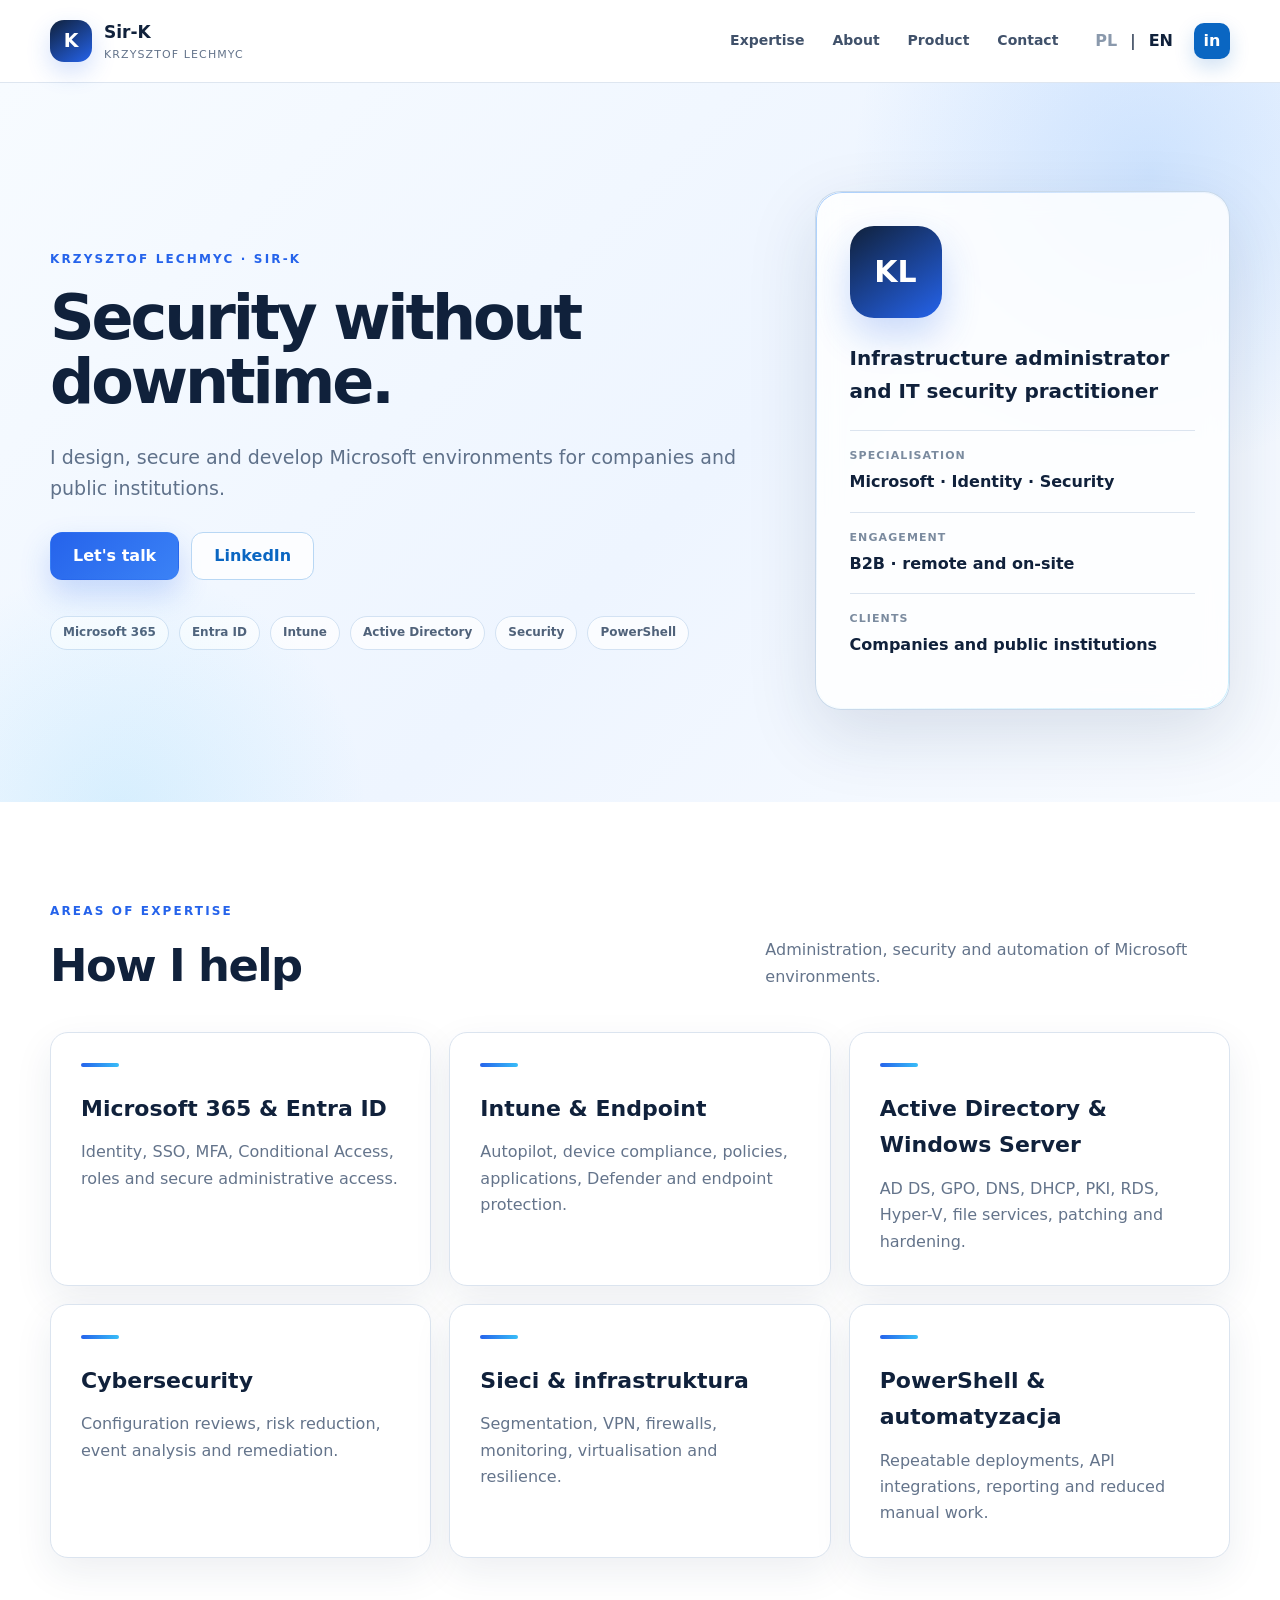
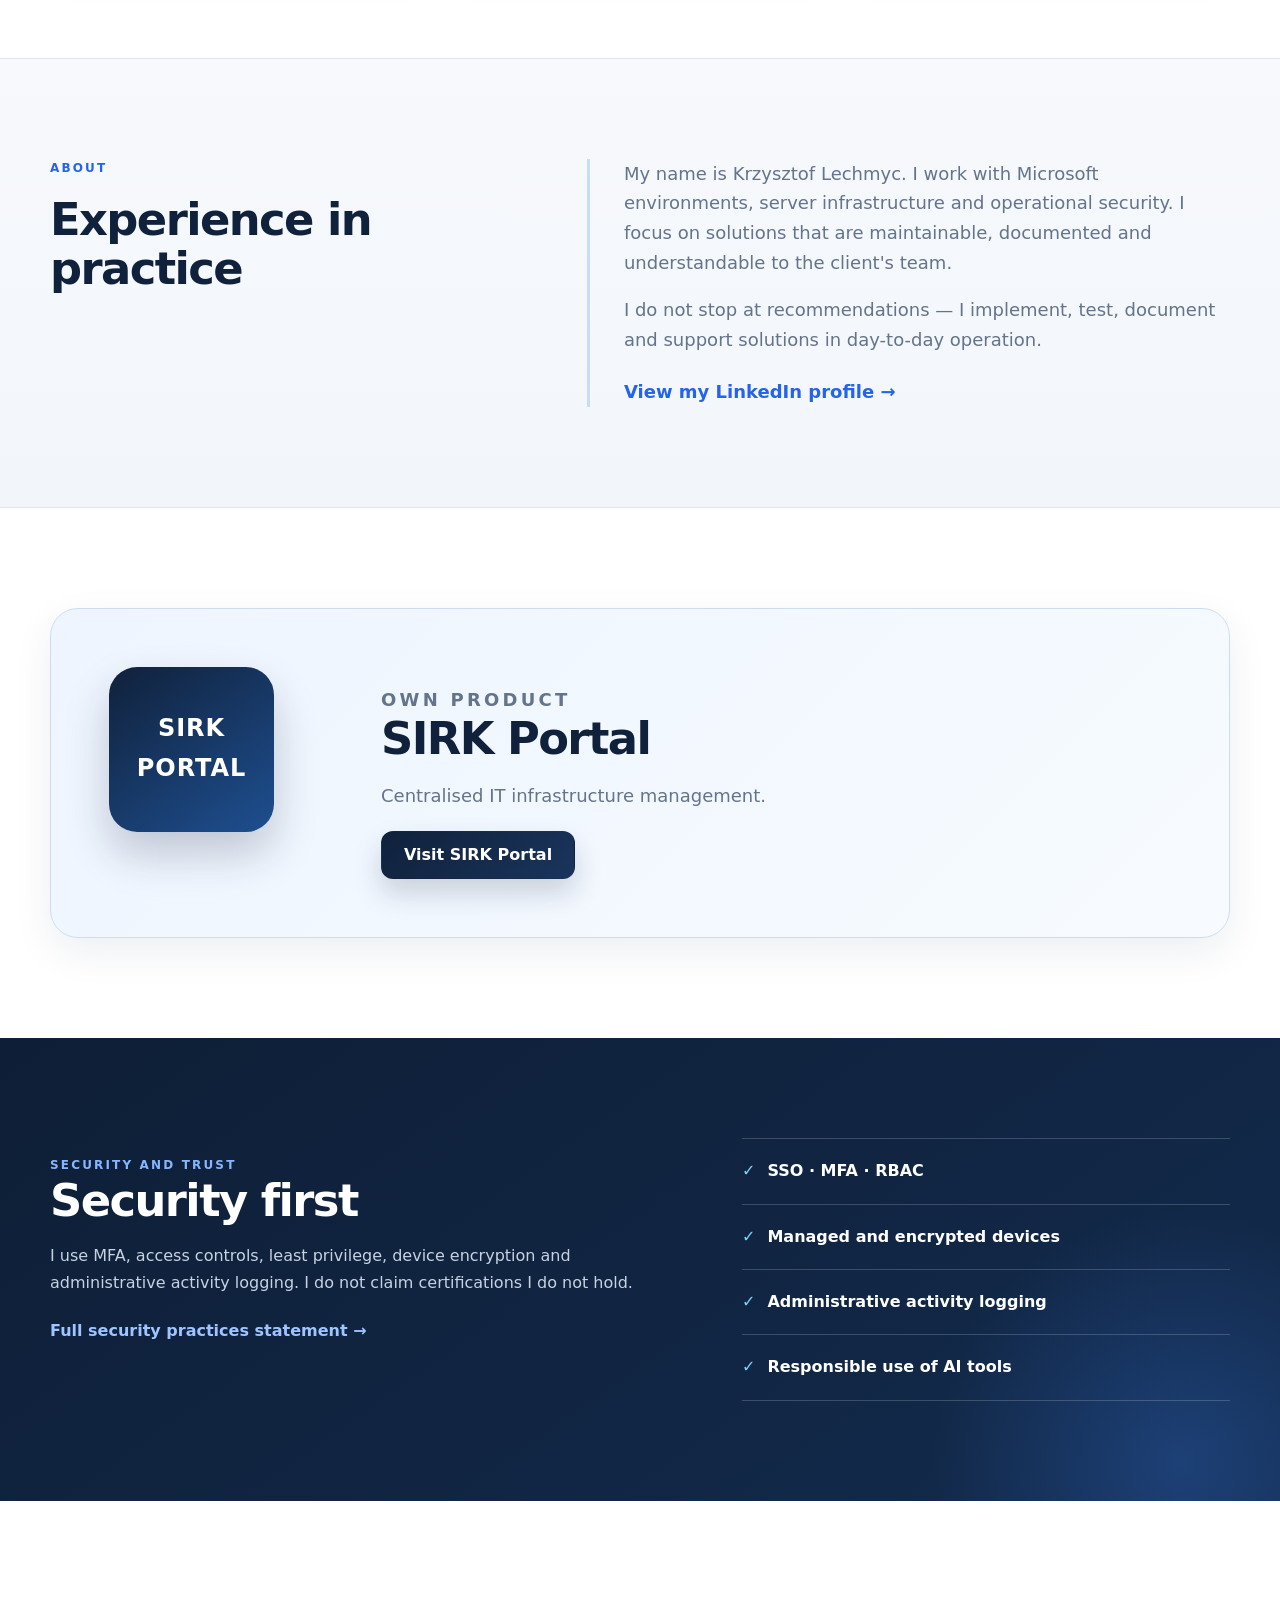
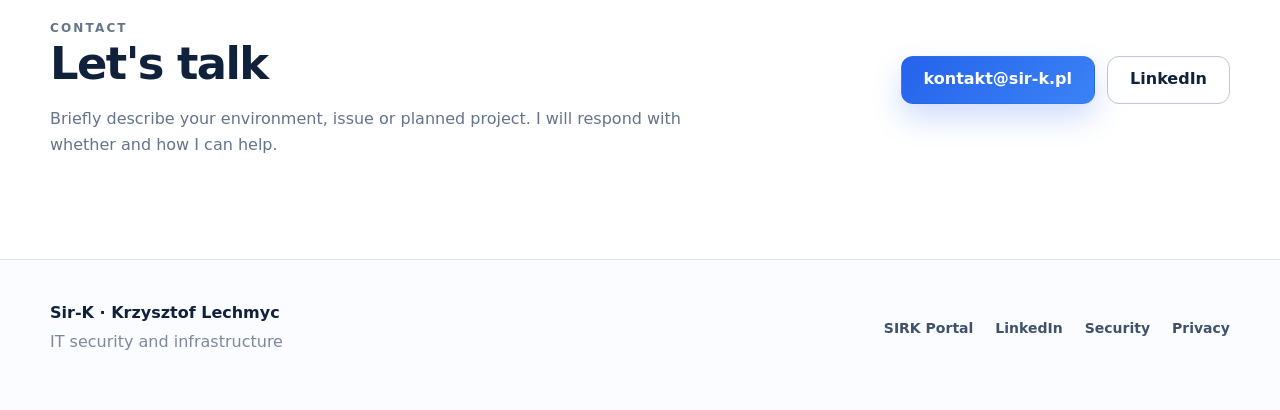
<file: index.html>
<!doctype html>
<html lang="pl" data-lang="pl">
<head>
  <meta charset="utf-8">
  <meta name="viewport" content="width=device-width, initial-scale=1">
  <meta name="description" content="Krzysztof Lechmyc — administracja, bezpieczeństwo i rozwój infrastruktury Microsoft dla firm i instytucji.">
  <meta name="theme-color" content="#ffffff">
  <meta property="og:title" content="Krzysztof Lechmyc | Sir-K">
  <meta property="og:description" content="Microsoft Infrastructure, Identity, Security i automatyzacja dla biznesu oraz sektora publicznego.">
  <meta property="og:type" content="website">
  <meta property="og:url" content="https://sir-k.pl/">
  <title>Krzysztof Lechmyc | Sir-K</title>
  <link rel="icon" href="/assets/favicon.svg" type="image/svg+xml">
  <link rel="stylesheet" href="/styles.css">
  <script src="/app.js" defer></script>
</head>
<body>
  <a class="skip-link" href="#content">Przejdź do treści</a>

  <header class="site-header">
    <div class="shell nav-wrap">
      <a class="brand" href="#top" aria-label="Sir-K — strona główna">
        <span class="brand-mark" aria-hidden="true">K</span>
        <span><strong>Sir-K</strong><small>Krzysztof Lechmyc</small></span>
      </a>
      <nav class="main-nav" aria-label="Główna nawigacja">
        <a href="#specialisations" data-pl="Specjalizacje" data-en="Expertise">Specjalizacje</a>
        <a href="#about" data-pl="O mnie" data-en="About">O mnie</a>
        <a href="#product" data-pl="Produkt" data-en="Product">Produkt</a>
        <a href="#contact" data-pl="Kontakt" data-en="Contact">Kontakt</a>
      </nav>
      <div class="nav-actions">
        <button class="lang active" data-lang-switch="pl" type="button">PL</button>
        <span aria-hidden="true">|</span>
        <button class="lang" data-lang-switch="en" type="button">EN</button>
        <a class="linkedin-link" href="https://www.linkedin.com/in/krzysztof-lechmyc" target="_blank" rel="noopener noreferrer" aria-label="LinkedIn Krzysztofa Lechmyca">in</a>
      </div>
    </div>
  </header>

  <main id="content">
    <section class="hero" id="top">
      <div class="shell hero-layout">
        <div class="hero-copy-wrap">
          <p class="eyebrow" data-pl="KRZYSZTOF LECHMYC · SIR-K" data-en="KRZYSZTOF LECHMYC · SIR-K">KRZYSZTOF LECHMYC · SIR-K</p>
          <h1 data-pl="Bezpieczeństwo bez przestojów." data-en="Security without downtime.">Bezpieczeństwo bez przestojów.</h1>
          <p class="hero-copy" data-pl="Projektuję, zabezpieczam i rozwijam środowiska Microsoft dla firm i instytucji." data-en="I design, secure and develop Microsoft environments for companies and public institutions.">Projektuję, zabezpieczam i rozwijam środowiska Microsoft dla firm i instytucji.</p>
          <div class="hero-actions">
            <a class="button button-primary" href="#contact" data-pl="Porozmawiajmy" data-en="Let's talk">Porozmawiajmy</a>
            <a class="button button-linkedin" href="https://www.linkedin.com/in/krzysztof-lechmyc" target="_blank" rel="noopener noreferrer">LinkedIn</a>
          </div>
          <div class="credibility-line">
            <span>Microsoft 365</span><span>Entra ID</span><span>Intune</span><span>Active Directory</span><span>Security</span><span>PowerShell</span>
          </div>
        </div>
        <aside class="profile-card" aria-label="Profil zawodowy">
          <div class="profile-monogram">KL</div>
          <p data-pl="Administrator infrastruktury i praktyk bezpieczeństwa IT" data-en="Infrastructure administrator and IT security practitioner">Administrator infrastruktury i praktyk bezpieczeństwa IT</p>
          <dl>
            <div><dt data-pl="Specjalizacja" data-en="Specialisation">Specjalizacja</dt><dd>Microsoft · Identity · Security</dd></div>
            <div><dt data-pl="Współpraca" data-en="Engagement">Współpraca</dt><dd data-pl="B2B · zdalnie i na miejscu" data-en="B2B · remote and on-site">B2B · zdalnie i na miejscu</dd></div>
            <div><dt data-pl="Klienci" data-en="Clients">Klienci</dt><dd data-pl="Firmy i instytucje publiczne" data-en="Companies and public institutions">Firmy i instytucje publiczne</dd></div>
          </dl>
        </aside>
      </div>
    </section>

    <section class="section" id="specialisations">
      <div class="shell">
        <p class="eyebrow" data-pl="OBSZARY SPECJALIZACJI" data-en="AREAS OF EXPERTISE">OBSZARY SPECJALIZACJI</p>
        <div class="section-title-row">
          <h2 data-pl="W czym pomagam" data-en="How I help">W czym pomagam</h2>
          <p data-pl="Administracja, bezpieczeństwo i automatyzacja środowisk Microsoft." data-en="Administration, security and automation of Microsoft environments.">Administracja, bezpieczeństwo i automatyzacja środowisk Microsoft.</p>
        </div>
        <div class="expertise-grid">
          <article><h3>Microsoft 365 & Entra ID</h3><p data-pl="Tożsamość, SSO, MFA, Conditional Access, role i bezpieczny dostęp administracyjny." data-en="Identity, SSO, MFA, Conditional Access, roles and secure administrative access.">Tożsamość, SSO, MFA, Conditional Access, role i bezpieczny dostęp administracyjny.</p></article>
          <article><h3>Intune & Endpoint</h3><p data-pl="Autopilot, zgodność urządzeń, polityki, aplikacje, Defender i ochrona stacji roboczych." data-en="Autopilot, device compliance, policies, applications, Defender and endpoint protection.">Autopilot, zgodność urządzeń, polityki, aplikacje, Defender i ochrona stacji roboczych.</p></article>
          <article><h3>Active Directory & Windows Server</h3><p data-pl="AD DS, GPO, DNS, DHCP, PKI, RDS, Hyper-V, pliki, aktualizacje i hardening." data-en="AD DS, GPO, DNS, DHCP, PKI, RDS, Hyper-V, file services, patching and hardening.">AD DS, GPO, DNS, DHCP, PKI, RDS, Hyper-V, pliki, aktualizacje i hardening.</p></article>
          <article><h3>Cybersecurity</h3><p data-pl="Przeglądy konfiguracji, ograniczanie ryzyka, analiza zdarzeń i działania naprawcze." data-en="Configuration reviews, risk reduction, event analysis and remediation.">Przeglądy konfiguracji, ograniczanie ryzyka, analiza zdarzeń i działania naprawcze.</p></article>
          <article><h3>Sieci & infrastruktura</h3><p data-pl="Segmentacja, VPN, firewalle, monitoring, wirtualizacja i ciągłość działania." data-en="Segmentation, VPN, firewalls, monitoring, virtualisation and resilience.">Segmentacja, VPN, firewalle, monitoring, wirtualizacja i ciągłość działania.</p></article>
          <article><h3>PowerShell & automatyzacja</h3><p data-pl="Powtarzalne wdrożenia, integracje API, raportowanie i ograniczanie pracy ręcznej." data-en="Repeatable deployments, API integrations, reporting and reduced manual work.">Powtarzalne wdrożenia, integracje API, raportowanie i ograniczanie pracy ręcznej.</p></article>
        </div>
      </div>
    </section>

    <section class="section section-soft" id="about">
      <div class="shell about-layout">
        <div>
          <p class="eyebrow" data-pl="O MNIE" data-en="ABOUT">O MNIE</p>
          <h2 data-pl="Doświadczenie w praktyce" data-en="Experience in practice">Doświadczenie w praktyce</h2>
        </div>
        <div class="about-copy">
          <p data-pl="Nazywam się Krzysztof Lechmyc. Zajmuję się środowiskami Microsoft, infrastrukturą serwerową i bezpieczeństwem operacyjnym. W pracy koncentruję się na rozwiązaniach, które są możliwe do utrzymania, udokumentowane i zrozumiałe dla zespołu klienta." data-en="My name is Krzysztof Lechmyc. I work with Microsoft environments, server infrastructure and operational security. I focus on solutions that are maintainable, documented and understandable to the client's team.">Nazywam się Krzysztof Lechmyc. Zajmuję się środowiskami Microsoft, infrastrukturą serwerową i bezpieczeństwem operacyjnym. W pracy koncentruję się na rozwiązaniach, które są możliwe do utrzymania, udokumentowane i zrozumiałe dla zespołu klienta.</p>
          <p data-pl="Nie ograniczam się do rekomendacji — wdrażam, testuję, dokumentuję i wspieram rozwiązania w codziennym działaniu." data-en="I do not stop at recommendations — I implement, test, document and support solutions in day-to-day operation.">Nie ograniczam się do rekomendacji — wdrażam, testuję, dokumentuję i wspieram rozwiązania w codziennym działaniu.</p>
          <a class="text-link" href="https://www.linkedin.com/in/krzysztof-lechmyc" target="_blank" rel="noopener noreferrer" data-pl="Zobacz profil na LinkedIn →" data-en="View my LinkedIn profile →">Zobacz profil na LinkedIn →</a>
        </div>
      </div>
    </section>

    <section class="section" id="product">
      <div class="shell product-card">
        <div class="product-label">SIRK PORTAL</div>
        <div>
          <p class="eyebrow" data-pl="WŁASNY PRODUKT" data-en="OWN PRODUCT">WŁASNY PRODUKT</p>
          <h2 data-pl="SIRK Portal" data-en="SIRK Portal">SIRK Portal</h2>
          <p data-pl="Centralne zarządzanie infrastrukturą IT." data-en="Centralised IT infrastructure management.">Centralne zarządzanie infrastrukturą IT.</p>
          <a class="button button-dark" href="https://sirkportal.com" target="_blank" rel="noopener noreferrer" data-pl="Przejdź do SIRK Portal" data-en="Visit SIRK Portal">Przejdź do SIRK Portal</a>
        </div>
      </div>
    </section>

    <section class="section section-security" id="security">
      <div class="shell security-layout">
        <div>
          <p class="eyebrow" data-pl="BEZPIECZEŃSTWO I ZAUFANIE" data-en="SECURITY AND TRUST">BEZPIECZEŃSTWO I ZAUFANIE</p>
          <h2 data-pl="Bezpieczeństwo przede wszystkim" data-en="Security first">Bezpieczeństwo przede wszystkim</h2>
          <p data-pl="Stosuję MFA, kontrolę uprawnień, zasadę najmniejszych uprawnień, szyfrowanie urządzeń i rejestrowanie działań administracyjnych. Nie deklaruję certyfikatów, których nie posiadam." data-en="I use MFA, access controls, least privilege, device encryption and administrative activity logging. I do not claim certifications I do not hold.">Stosuję MFA, kontrolę uprawnień, zasadę najmniejszych uprawnień, szyfrowanie urządzeń i rejestrowanie działań administracyjnych. Nie deklaruję certyfikatów, których nie posiadam.</p>
          <a class="text-link" href="/security.html" data-pl="Pełny opis praktyk bezpieczeństwa →" data-en="Full security practices statement →">Pełny opis praktyk bezpieczeństwa →</a>
        </div>
        <ul class="security-points">
          <li>SSO · MFA · RBAC</li>
          <li data-pl="Zarządzane i szyfrowane urządzenia" data-en="Managed and encrypted devices">Zarządzane i szyfrowane urządzenia</li>
          <li data-pl="Rejestrowanie działań administracyjnych" data-en="Administrative activity logging">Rejestrowanie działań administracyjnych</li>
          <li data-pl="Odpowiedzialne użycie narzędzi AI" data-en="Responsible use of AI tools">Odpowiedzialne użycie narzędzi AI</li>
        </ul>
      </div>
    </section>

    <section class="section" id="contact">
      <div class="shell contact-layout">
        <div>
          <p class="eyebrow" data-pl="KONTAKT" data-en="CONTACT">KONTAKT</p>
          <h2 data-pl="Porozmawiajmy" data-en="Let's talk">Porozmawiajmy</h2>
          <p data-pl="Opisz krótko środowisko, problem lub planowany projekt. Wrócę z informacją, czy i w jakim zakresie mogę pomóc." data-en="Briefly describe your environment, issue or planned project. I will respond with whether and how I can help.">Opisz krótko środowisko, problem lub planowany projekt. Wrócę z informacją, czy i w jakim zakresie mogę pomóc.</p>
        </div>
        <div class="contact-actions">
          <a class="button button-primary" href="mailto:kontakt@sir-k.pl">kontakt@sir-k.pl</a>
          <a class="button button-outline" href="https://www.linkedin.com/in/krzysztof-lechmyc" target="_blank" rel="noopener noreferrer">LinkedIn</a>
        </div>
      </div>
    </section>
  </main>

  <footer>
    <div class="shell footer-grid">
      <div><strong>Sir-K · Krzysztof Lechmyc</strong><p data-pl="Bezpieczeństwo i infrastruktura IT" data-en="IT security and infrastructure">Bezpieczeństwo i infrastruktura IT</p></div>
      <div class="footer-links">
        <a href="https://sirkportal.com" target="_blank" rel="noopener noreferrer">SIRK Portal</a>
        <a href="https://www.linkedin.com/in/krzysztof-lechmyc" target="_blank" rel="noopener noreferrer">LinkedIn</a>
        <a href="/security.html" data-pl="Bezpieczeństwo" data-en="Security">Bezpieczeństwo</a>
        <a href="/privacy.html" data-pl="Prywatność" data-en="Privacy">Prywatność</a>
      </div>
    </div>
  </footer>
</body>
</html>
</file>
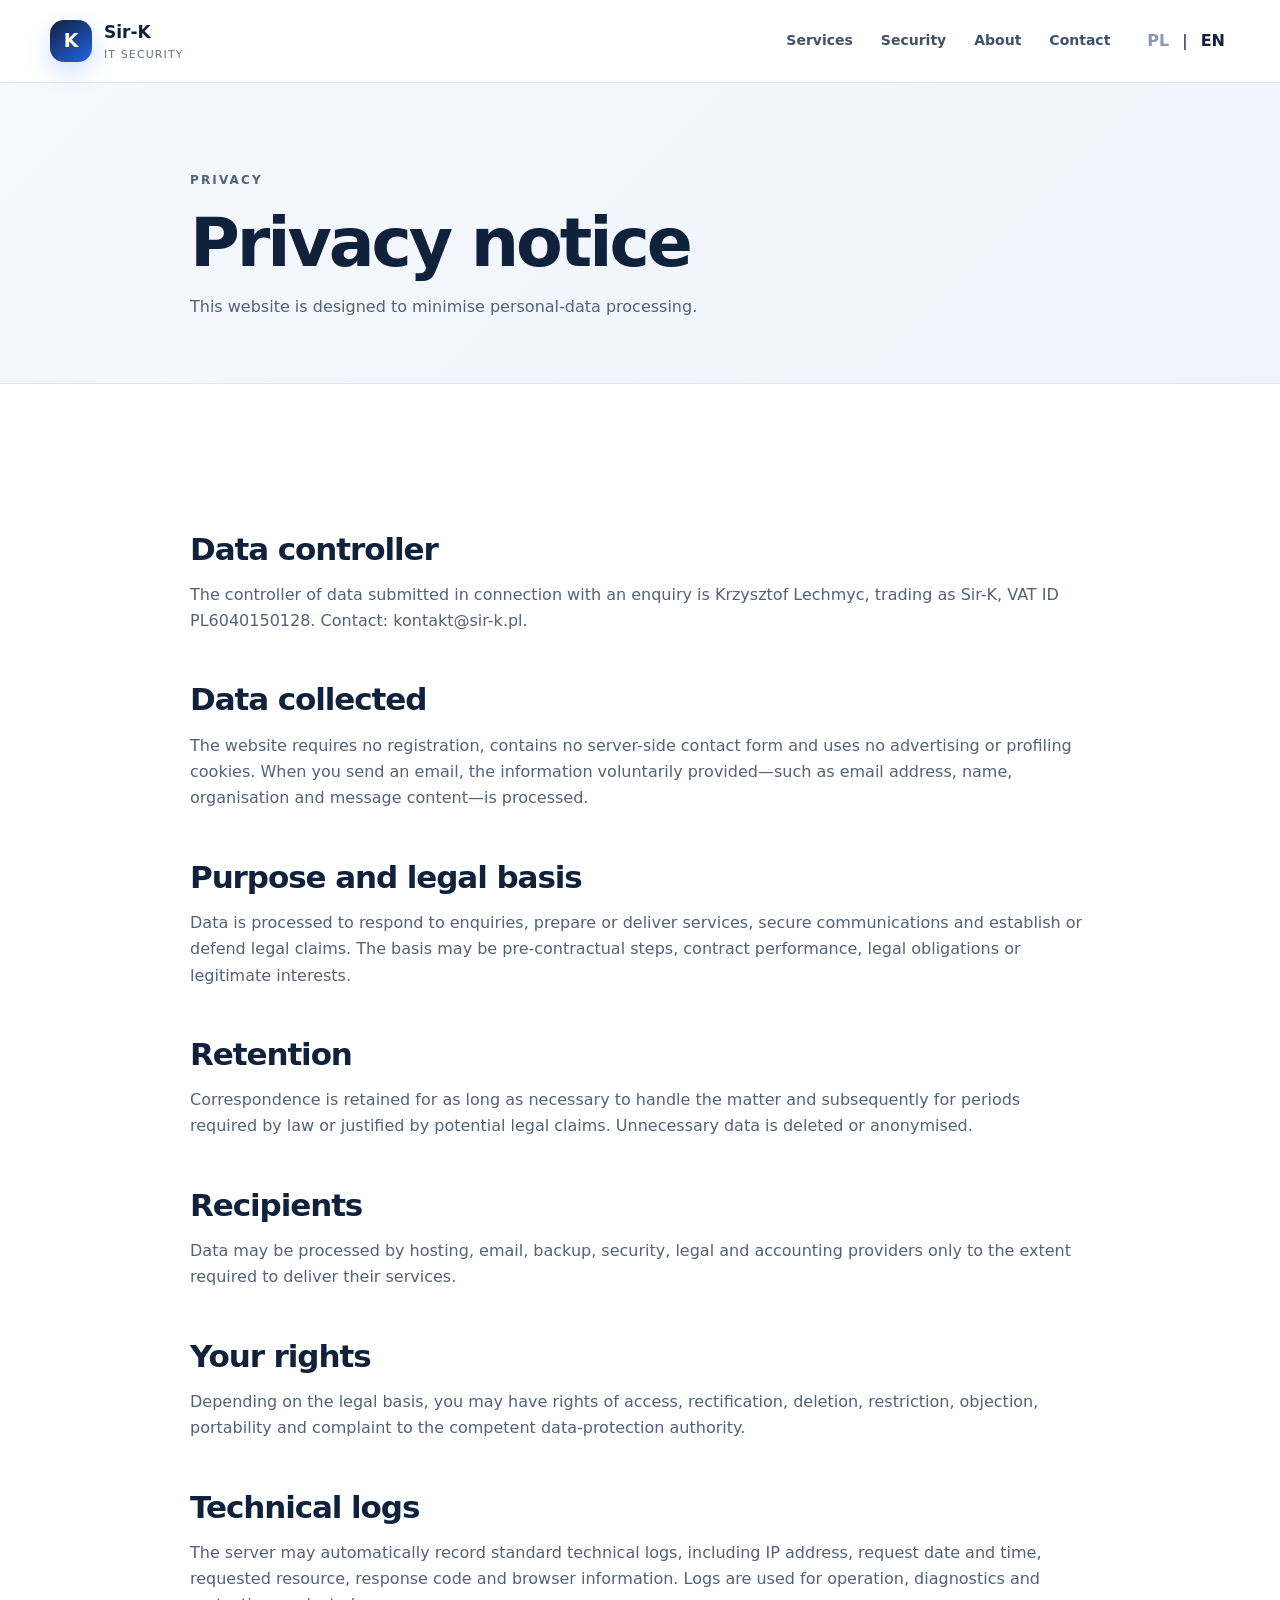
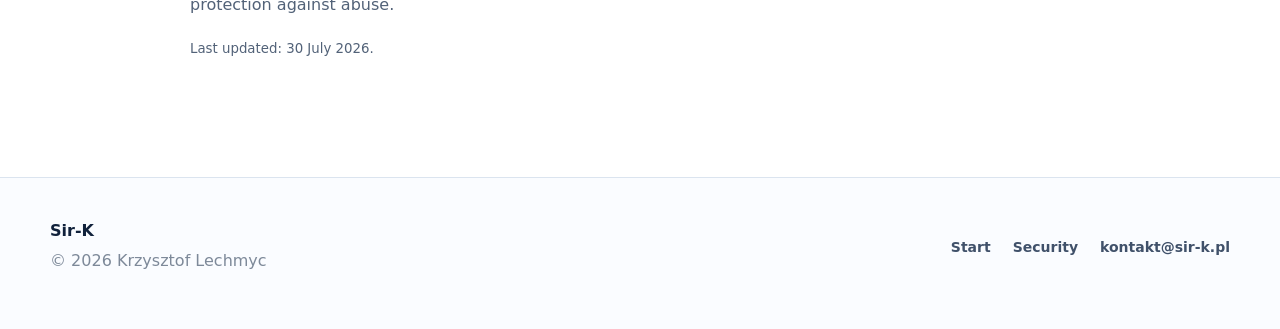
<file: privacy.html>
<!doctype html>
<html lang="pl" data-lang="pl">
<head>
  <meta charset="utf-8">
  <meta name="viewport" content="width=device-width, initial-scale=1">
  <meta name="description" content="Polityka prywatności strony sir-k.pl.">
  <meta name="theme-color" content="#071327">
  <title>Sir-K | Prywatność</title>
  <link rel="icon" href="/assets/favicon.svg" type="image/svg+xml">
  <link rel="stylesheet" href="/styles.css">
  <script src="/app.js" defer></script>
</head>
<body>
  <header class="site-header"><div class="shell nav-wrap"><a class="brand" href="/"><span class="brand-mark">K</span><span><strong>Sir-K</strong><small data-pl="Bezpieczeństwo IT" data-en="IT Security">Bezpieczeństwo IT</small></span></a><nav class="main-nav"><a href="/#services" data-pl="Usługi" data-en="Services">Usługi</a><a href="/security.html" data-pl="Bezpieczeństwo" data-en="Security">Bezpieczeństwo</a><a href="/#about" data-pl="O mnie" data-en="About">O mnie</a><a href="/#contact" data-pl="Kontakt" data-en="Contact">Kontakt</a></nav><div class="nav-actions"><button class="lang active" data-lang-switch="pl">PL</button><span>|</span><button class="lang" data-lang-switch="en">EN</button></div></div></header>
  <main>
    <section class="page-hero"><div class="shell prose"><p class="eyebrow" data-pl="PRYWATNOŚĆ" data-en="PRIVACY">PRYWATNOŚĆ</p><h1 data-pl="Polityka prywatności" data-en="Privacy notice">Polityka prywatności</h1><p data-pl="Strona została zaprojektowana z minimalnym zakresem przetwarzania danych." data-en="This website is designed to minimise personal-data processing.">Strona została zaprojektowana z minimalnym zakresem przetwarzania danych.</p></div></section>
    <section class="section"><div class="shell prose">
      <h2 data-pl="Administrator danych" data-en="Data controller">Administrator danych</h2>
      <p data-pl="Administratorem danych przekazanych w związku z kontaktem jest Krzysztof Lechmyc, prowadzący działalność pod marką Sir-K, NIP 6040150128. Kontakt: kontakt@sir-k.pl." data-en="The controller of data submitted in connection with an enquiry is Krzysztof Lechmyc, trading as Sir-K, VAT ID PL6040150128. Contact: kontakt@sir-k.pl.">Administratorem danych przekazanych w związku z kontaktem jest Krzysztof Lechmyc, prowadzący działalność pod marką Sir-K, NIP 6040150128. Kontakt: kontakt@sir-k.pl.</p>
      <h2 data-pl="Zakres danych" data-en="Data collected">Zakres danych</h2>
      <p data-pl="Sama strona nie wymaga rejestracji, nie zawiera formularza przesyłającego dane do serwera i nie stosuje reklamowych ani profilujących plików cookie. W przypadku wiadomości e-mail przetwarzane są dane podane dobrowolnie przez nadawcę, takie jak adres e-mail, imię, nazwa organizacji i treść wiadomości." data-en="The website requires no registration, contains no server-side contact form and uses no advertising or profiling cookies. When you send an email, the information voluntarily provided—such as email address, name, organisation and message content—is processed.">Sama strona nie wymaga rejestracji, nie zawiera formularza przesyłającego dane do serwera i nie stosuje reklamowych ani profilujących plików cookie. W przypadku wiadomości e-mail przetwarzane są dane podane dobrowolnie przez nadawcę, takie jak adres e-mail, imię, nazwa organizacji i treść wiadomości.</p>
      <h2 data-pl="Cele i podstawa przetwarzania" data-en="Purpose and legal basis">Cele i podstawa przetwarzania</h2>
      <p data-pl="Dane są przetwarzane w celu odpowiedzi na zapytanie, przygotowania lub realizacji współpracy, zapewnienia bezpieczeństwa komunikacji oraz dochodzenia lub obrony roszczeń. Podstawą może być podjęcie działań przed zawarciem umowy, wykonanie umowy, obowiązek prawny lub uzasadniony interes administratora." data-en="Data is processed to respond to enquiries, prepare or deliver services, secure communications and establish or defend legal claims. The basis may be pre-contractual steps, contract performance, legal obligations or legitimate interests.">Dane są przetwarzane w celu odpowiedzi na zapytanie, przygotowania lub realizacji współpracy, zapewnienia bezpieczeństwa komunikacji oraz dochodzenia lub obrony roszczeń. Podstawą może być podjęcie działań przed zawarciem umowy, wykonanie umowy, obowiązek prawny lub uzasadniony interes administratora.</p>
      <h2 data-pl="Okres przechowywania" data-en="Retention">Okres przechowywania</h2>
      <p data-pl="Korespondencja jest przechowywana przez okres potrzebny do obsługi sprawy, a następnie przez okres wymagany przepisami lub uzasadniony możliwością dochodzenia roszczeń. Dane zbędne są usuwane lub anonimizowane." data-en="Correspondence is retained for as long as necessary to handle the matter and subsequently for periods required by law or justified by potential legal claims. Unnecessary data is deleted or anonymised.">Korespondencja jest przechowywana przez okres potrzebny do obsługi sprawy, a następnie przez okres wymagany przepisami lub uzasadniony możliwością dochodzenia roszczeń. Dane zbędne są usuwane lub anonimizowane.</p>
      <h2 data-pl="Odbiorcy danych" data-en="Recipients">Odbiorcy danych</h2>
      <p data-pl="Dane mogą być przetwarzane przez dostawców hostingu, poczty, kopii zapasowych, zabezpieczeń i obsługi prawno-księgowej wyłącznie w zakresie niezbędnym do realizacji ich usług." data-en="Data may be processed by hosting, email, backup, security, legal and accounting providers only to the extent required to deliver their services.">Dane mogą być przetwarzane przez dostawców hostingu, poczty, kopii zapasowych, zabezpieczeń i obsługi prawno-księgowej wyłącznie w zakresie niezbędnym do realizacji ich usług.</p>
      <h2 data-pl="Twoje prawa" data-en="Your rights">Twoje prawa</h2>
      <p data-pl="W zależności od podstawy przetwarzania przysługuje prawo dostępu, sprostowania, usunięcia, ograniczenia przetwarzania, sprzeciwu, przenoszenia danych oraz wniesienia skargi do Prezesa Urzędu Ochrony Danych Osobowych." data-en="Depending on the legal basis, you may have rights of access, rectification, deletion, restriction, objection, portability and complaint to the competent data-protection authority.">W zależności od podstawy przetwarzania przysługuje prawo dostępu, sprostowania, usunięcia, ograniczenia przetwarzania, sprzeciwu, przenoszenia danych oraz wniesienia skargi do Prezesa Urzędu Ochrony Danych Osobowych.</p>
      <h2 data-pl="Logi techniczne" data-en="Technical logs">Logi techniczne</h2>
      <p data-pl="Serwer może automatycznie zapisywać standardowe logi techniczne, w szczególności adres IP, datę i czas żądania, żądany zasób, kod odpowiedzi i informacje o przeglądarce. Logi służą utrzymaniu, diagnostyce i ochronie strony przed nadużyciami." data-en="The server may automatically record standard technical logs, including IP address, request date and time, requested resource, response code and browser information. Logs are used for operation, diagnostics and protection against abuse.">Serwer może automatycznie zapisywać standardowe logi techniczne, w szczególności adres IP, datę i czas żądania, żądany zasób, kod odpowiedzi i informacje o przeglądarce. Logi służą utrzymaniu, diagnostyce i ochronie strony przed nadużyciami.</p>
      <p><small data-pl="Ostatnia aktualizacja: 30 lipca 2026 r." data-en="Last updated: 30 July 2026.">Ostatnia aktualizacja: 30 lipca 2026 r.</small></p>
    </div></section>
  </main>
  <footer><div class="shell footer-grid"><div><strong>Sir-K</strong><p>© <span id="year"></span> Krzysztof Lechmyc</p></div><div class="footer-links"><a href="/">Start</a><a href="/security.html" data-pl="Bezpieczeństwo" data-en="Security">Bezpieczeństwo</a><a href="mailto:kontakt@sir-k.pl">kontakt@sir-k.pl</a></div></div></footer>
</body></html>
</file>
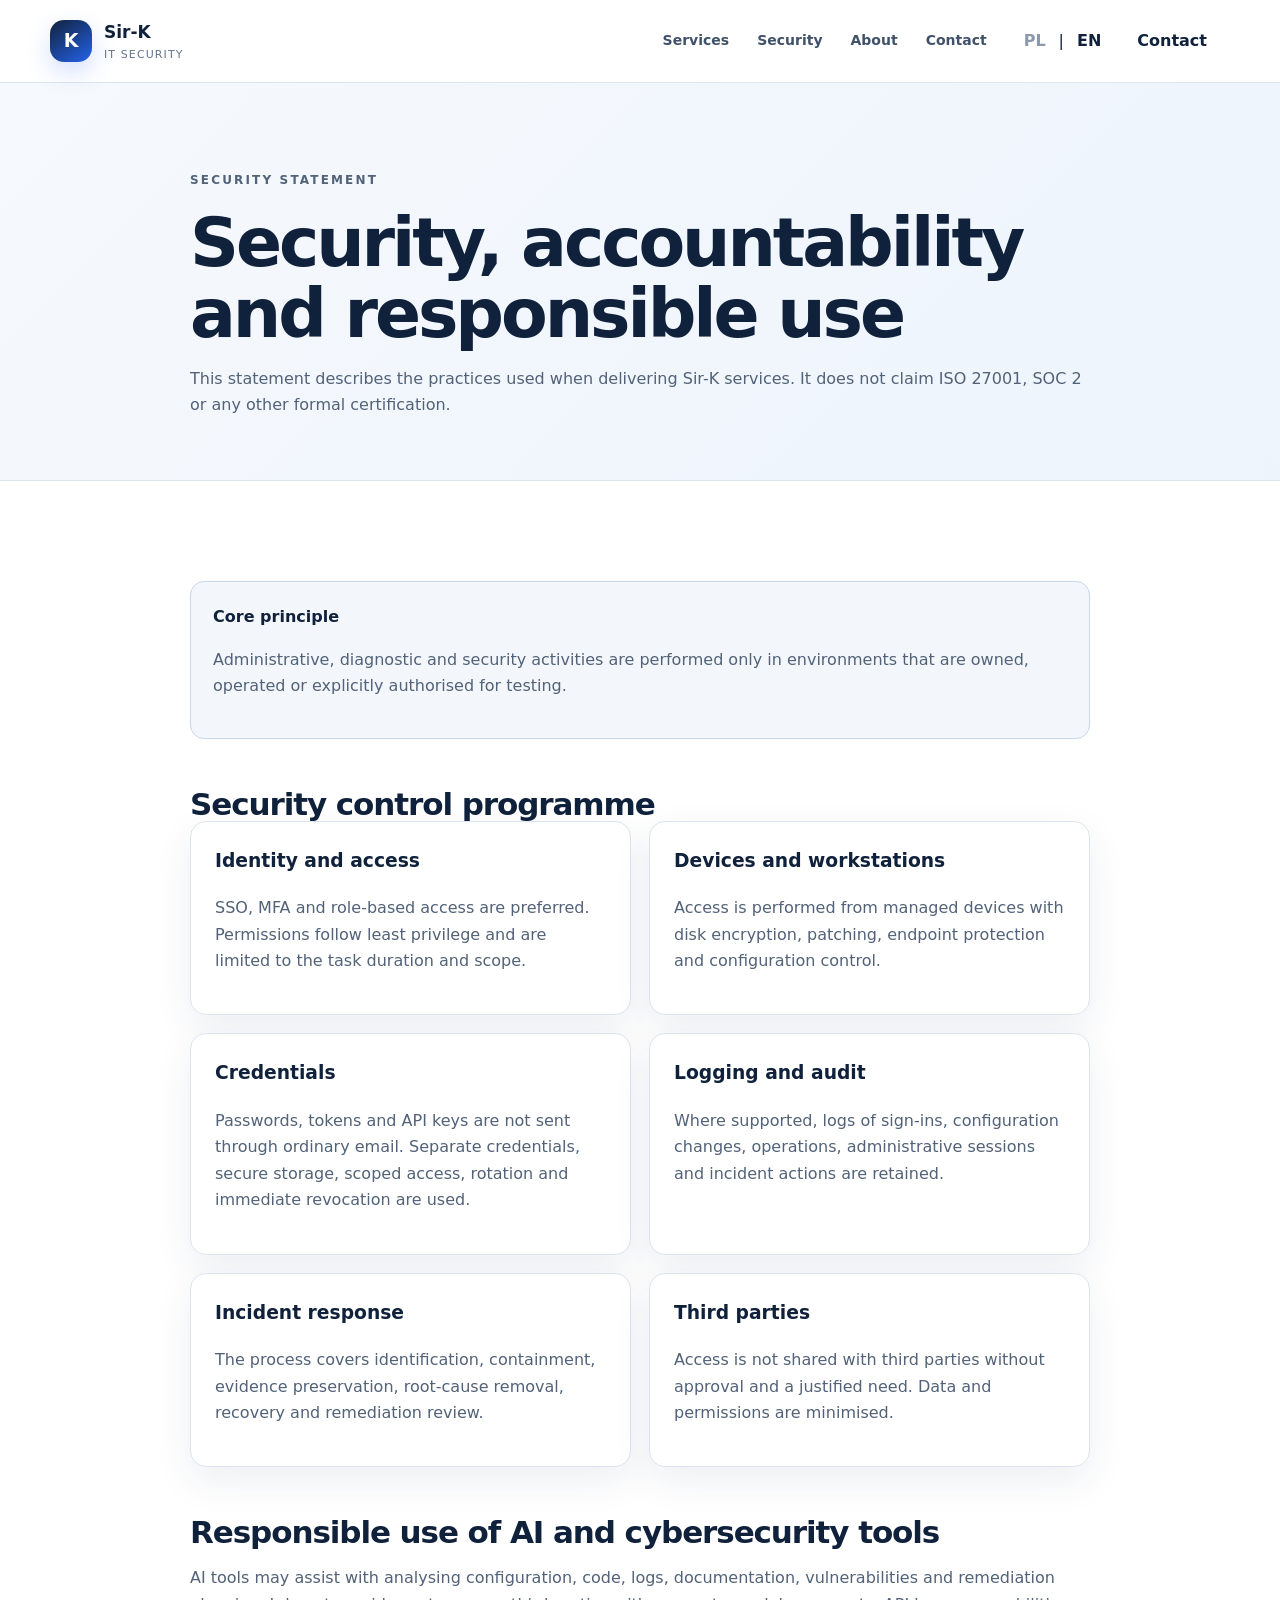
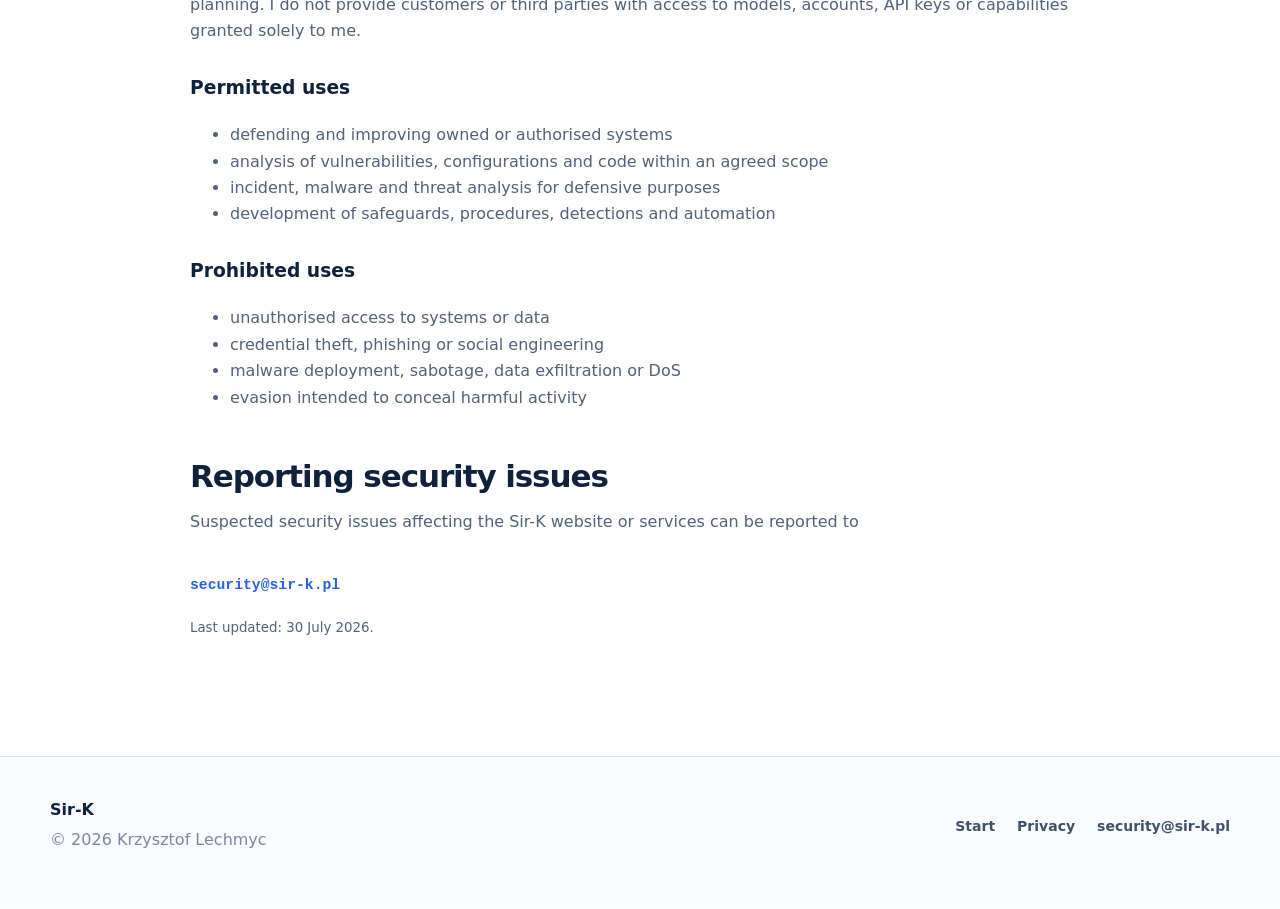
<file: security.html>
<!doctype html>
<html lang="pl" data-lang="pl">
<head>
  <meta charset="utf-8">
  <meta name="viewport" content="width=device-width, initial-scale=1">
  <meta name="description" content="Praktyki bezpieczeństwa, kontroli dostępu i odpowiedzialnego użycia AI stosowane przez Sir-K.">
  <meta name="theme-color" content="#071327">
  <title>Sir-K | Bezpieczeństwo</title>
  <link rel="icon" href="/assets/favicon.svg" type="image/svg+xml">
  <link rel="stylesheet" href="/styles.css">
  <script src="/app.js" defer></script>
</head>
<body>
  <header class="site-header"><div class="shell nav-wrap"><a class="brand" href="/"><span class="brand-mark">K</span><span><strong>Sir-K</strong><small data-pl="Bezpieczeństwo IT" data-en="IT Security">Bezpieczeństwo IT</small></span></a><nav class="main-nav"><a href="/#services" data-pl="Usługi" data-en="Services">Usługi</a><a href="/security.html" data-pl="Bezpieczeństwo" data-en="Security">Bezpieczeństwo</a><a href="/#about" data-pl="O mnie" data-en="About">O mnie</a><a href="/#contact" data-pl="Kontakt" data-en="Contact">Kontakt</a></nav><div class="nav-actions"><button class="lang active" data-lang-switch="pl">PL</button><span>|</span><button class="lang" data-lang-switch="en">EN</button><a class="button button-ghost" href="/#contact" data-pl="Kontakt" data-en="Contact">Kontakt</a></div></div></header>
  <main>
    <section class="page-hero"><div class="shell prose"><p class="eyebrow" data-pl="SECURITY STATEMENT" data-en="SECURITY STATEMENT">SECURITY STATEMENT</p><h1 data-pl="Bezpieczeństwo, rozliczalność i odpowiedzialne użycie" data-en="Security, accountability and responsible use">Bezpieczeństwo, rozliczalność i odpowiedzialne użycie</h1><p data-pl="Ten dokument opisuje praktyki stosowane podczas realizacji usług Sir-K. Nie stanowi deklaracji posiadania certyfikacji ISO 27001, SOC 2 ani innej formalnej akredytacji." data-en="This statement describes the practices used when delivering Sir-K services. It does not claim ISO 27001, SOC 2 or any other formal certification.">Ten dokument opisuje praktyki stosowane podczas realizacji usług Sir-K. Nie stanowi deklaracji posiadania certyfikacji ISO 27001, SOC 2 ani innej formalnej akredytacji.</p></div></section>
    <section class="section"><div class="shell prose">
      <div class="notice"><strong data-pl="Zasada nadrzędna" data-en="Core principle">Zasada nadrzędna</strong><p data-pl="Działania administracyjne, diagnostyczne i bezpieczeństwa są wykonywane wyłącznie w środowiskach posiadanych, obsługiwanych lub udostępnionych do testów na podstawie jednoznacznego upoważnienia." data-en="Administrative, diagnostic and security activities are performed only in environments that are owned, operated or explicitly authorised for testing.">Działania administracyjne, diagnostyczne i bezpieczeństwa są wykonywane wyłącznie w środowiskach posiadanych, obsługiwanych lub udostępnionych do testów na podstawie jednoznacznego upoważnienia.</p></div>
      <h2 data-pl="Program kontroli bezpieczeństwa" data-en="Security control programme">Program kontroli bezpieczeństwa</h2>
      <div class="policy-grid">
        <article class="policy-card"><h3 data-pl="Tożsamość i dostęp" data-en="Identity and access">Tożsamość i dostęp</h3><p data-pl="Preferowane są SSO, MFA i dostęp oparty na rolach. Uprawnienia są nadawane zgodnie z zasadą najmniejszych uprawnień i ograniczane do czasu oraz zakresu realizowanego zadania." data-en="SSO, MFA and role-based access are preferred. Permissions follow least privilege and are limited to the task duration and scope.">Preferowane są SSO, MFA i dostęp oparty na rolach. Uprawnienia są nadawane zgodnie z zasadą najmniejszych uprawnień i ograniczane do czasu oraz zakresu realizowanego zadania.</p></article>
        <article class="policy-card"><h3 data-pl="Urządzenia i stacje robocze" data-en="Devices and workstations">Urządzenia i stacje robocze</h3><p data-pl="Dostęp jest realizowany z urządzeń objętych zarządzaniem, szyfrowaniem dysku, aktualizacjami, ochroną punktów końcowych i kontrolą konfiguracji." data-en="Access is performed from managed devices with disk encryption, patching, endpoint protection and configuration control.">Dostęp jest realizowany z urządzeń objętych zarządzaniem, szyfrowaniem dysku, aktualizacjami, ochroną punktów końcowych i kontrolą konfiguracji.</p></article>
        <article class="policy-card"><h3 data-pl="Dane uwierzytelniające" data-en="Credentials">Dane uwierzytelniające</h3><p data-pl="Hasła, tokeny i klucze API nie są przesyłane zwykłą pocztą. Stosowane są oddzielne poświadczenia, bezpieczne przechowywanie, ograniczony zakres, rotacja i możliwość natychmiastowego unieważnienia." data-en="Passwords, tokens and API keys are not sent through ordinary email. Separate credentials, secure storage, scoped access, rotation and immediate revocation are used.">Hasła, tokeny i klucze API nie są przesyłane zwykłą pocztą. Stosowane są oddzielne poświadczenia, bezpieczne przechowywanie, ograniczony zakres, rotacja i możliwość natychmiastowego unieważnienia.</p></article>
        <article class="policy-card"><h3 data-pl="Logowanie i audyt" data-en="Logging and audit">Logowanie i audyt</h3><p data-pl="W miarę możliwości zachowywane są dzienniki logowań, zmian konfiguracji, wykonanych operacji, sesji administracyjnych i działań związanych z incydentami." data-en="Where supported, logs of sign-ins, configuration changes, operations, administrative sessions and incident actions are retained.">W miarę możliwości zachowywane są dzienniki logowań, zmian konfiguracji, wykonanych operacji, sesji administracyjnych i działań związanych z incydentami.</p></article>
        <article class="policy-card"><h3 data-pl="Reagowanie na incydenty" data-en="Incident response">Reagowanie na incydenty</h3><p data-pl="Proces obejmuje identyfikację, ograniczenie skutków, zabezpieczenie informacji, usunięcie przyczyny, odtworzenie działania i przegląd działań naprawczych." data-en="The process covers identification, containment, evidence preservation, root-cause removal, recovery and remediation review.">Proces obejmuje identyfikację, ograniczenie skutków, zabezpieczenie informacji, usunięcie przyczyny, odtworzenie działania i przegląd działań naprawczych.</p></article>
        <article class="policy-card"><h3 data-pl="Podwykonawcy i strony trzecie" data-en="Third parties">Podwykonawcy i strony trzecie</h3><p data-pl="Dostęp nie jest przekazywany osobom trzecim bez zgody i uzasadnionej potrzeby. Zakres danych oraz uprawnień jest minimalizowany." data-en="Access is not shared with third parties without approval and a justified need. Data and permissions are minimised.">Dostęp nie jest przekazywany osobom trzecim bez zgody i uzasadnionej potrzeby. Zakres danych oraz uprawnień jest minimalizowany.</p></article>
      </div>
      <h2 data-pl="Odpowiedzialne użycie AI i narzędzi cyberbezpieczeństwa" data-en="Responsible use of AI and cybersecurity tools">Odpowiedzialne użycie AI i narzędzi cyberbezpieczeństwa</h2>
      <p data-pl="Narzędzia AI są wykorzystywane pomocniczo do analizy konfiguracji, kodu, logów, dokumentacji, podatności i planowania działań naprawczych. Nie udostępniam klientom ani innym osobom dostępu do modeli, kont, kluczy API lub możliwości przyznanych wyłącznie mnie." data-en="AI tools may assist with analysing configuration, code, logs, documentation, vulnerabilities and remediation planning. I do not provide customers or third parties with access to models, accounts, API keys or capabilities granted solely to me.">Narzędzia AI są wykorzystywane pomocniczo do analizy konfiguracji, kodu, logów, dokumentacji, podatności i planowania działań naprawczych. Nie udostępniam klientom ani innym osobom dostępu do modeli, kont, kluczy API lub możliwości przyznanych wyłącznie mnie.</p>
      <h3 data-pl="Dozwolone zastosowania" data-en="Permitted uses">Dozwolone zastosowania</h3>
      <ul><li data-pl="obrona i poprawa bezpieczeństwa własnych lub autoryzowanych systemów" data-en="defending and improving owned or authorised systems">obrona i poprawa bezpieczeństwa własnych lub autoryzowanych systemów</li><li data-pl="analiza podatności, konfiguracji i kodu w uzgodnionym zakresie" data-en="analysis of vulnerabilities, configurations and code within an agreed scope">analiza podatności, konfiguracji i kodu w uzgodnionym zakresie</li><li data-pl="analiza incydentów, malware i zagrożeń dla celów ochronnych" data-en="incident, malware and threat analysis for defensive purposes">analiza incydentów, malware i zagrożeń dla celów ochronnych</li><li data-pl="tworzenie zabezpieczeń, procedur, detekcji i automatyzacji" data-en="development of safeguards, procedures, detections and automation">tworzenie zabezpieczeń, procedur, detekcji i automatyzacji</li></ul>
      <h3 data-pl="Zastosowania zabronione" data-en="Prohibited uses">Zastosowania zabronione</h3>
      <ul><li data-pl="nieautoryzowany dostęp do systemów lub danych" data-en="unauthorised access to systems or data">nieautoryzowany dostęp do systemów lub danych</li><li data-pl="kradzież danych uwierzytelniających, phishing lub socjotechnika" data-en="credential theft, phishing or social engineering">kradzież danych uwierzytelniających, phishing lub socjotechnika</li><li data-pl="wdrażanie malware, sabotaż, eksfiltracja danych lub DoS" data-en="malware deployment, sabotage, data exfiltration or DoS">wdrażanie malware, sabotaż, eksfiltracja danych lub DoS</li><li data-pl="omijanie zabezpieczeń w celu ukrycia szkodliwej aktywności" data-en="evasion intended to conceal harmful activity">omijanie zabezpieczeń w celu ukrycia szkodliwej aktywności</li></ul>
      <h2 data-pl="Zgłaszanie problemów bezpieczeństwa" data-en="Reporting security issues">Zgłaszanie problemów bezpieczeństwa</h2>
      <p data-pl="Podejrzenie naruszenia dotyczącego strony lub usług Sir-K można zgłosić na adres" data-en="Suspected security issues affecting the Sir-K website or services can be reported to">Podejrzenie naruszenia dotyczącego strony lub usług Sir-K można zgłosić na adres</p><p><a class="text-link mono" href="mailto:security@sir-k.pl">security@sir-k.pl</a></p>
      <p><small data-pl="Ostatnia aktualizacja: 30 lipca 2026 r." data-en="Last updated: 30 July 2026.">Ostatnia aktualizacja: 30 lipca 2026 r.</small></p>
    </div></section>
  </main>
  <footer><div class="shell footer-grid"><div><strong>Sir-K</strong><p>© <span id="year"></span> Krzysztof Lechmyc</p></div><div class="footer-links"><a href="/">Start</a><a href="/privacy.html" data-pl="Prywatność" data-en="Privacy">Prywatność</a><a href="mailto:security@sir-k.pl">security@sir-k.pl</a></div></div></footer>
</body></html>
</file>
<file: styles.css>
:root{--ink:#10213b;--ink-2:#19345c;--muted:#64748b;--blue:#2563eb;--blue-2:#60a5fa;--cyan:#38bdf8;--line:#dbe4ef;--soft:#f5f8fc;--soft-blue:#edf5ff;--white:#fff;--shell:min(1180px,calc(100% - 40px));--shadow:0 24px 70px rgba(24,48,84,.13);--shadow-soft:0 14px 38px rgba(24,48,84,.08);--radius:22px}*{box-sizing:border-box}html{scroll-behavior:smooth}body{margin:0;background:#fff;color:var(--ink);font-family:Inter,ui-sans-serif,system-ui,-apple-system,BlinkMacSystemFont,"Segoe UI",sans-serif;line-height:1.65}a{color:inherit;text-decoration:none}button{font:inherit}.shell{width:var(--shell);margin-inline:auto}.skip-link{position:absolute;left:-9999px;top:8px;background:#fff;color:#000;padding:10px 14px;z-index:99}.skip-link:focus{left:8px}.site-header{position:sticky;top:0;z-index:40;background:rgba(255,255,255,.86);backdrop-filter:blur(18px);border-bottom:1px solid rgba(219,228,239,.9)}.nav-wrap{min-height:82px;display:flex;align-items:center;gap:32px}.brand{display:flex;align-items:center;gap:12px}.brand-mark{display:grid;place-items:center;width:42px;height:42px;border-radius:14px;background:linear-gradient(145deg,var(--ink),var(--blue));color:#fff;font-size:19px;font-weight:900;box-shadow:0 10px 24px rgba(37,99,235,.2)}.brand strong,.brand small{display:block}.brand strong{font-size:17px}.brand small{color:var(--muted);font-size:11px;letter-spacing:.1em;text-transform:uppercase}.main-nav{display:flex;gap:28px;margin-left:auto}.main-nav a,.footer-links a{color:#40516a;font-weight:700;font-size:14px;transition:.2s ease}.main-nav a:hover,.footer-links a:hover,.text-link:hover{color:var(--blue)}.nav-actions{display:flex;align-items:center;gap:8px}.lang{border:0;background:transparent;color:#8a99ac;cursor:pointer;padding:5px;font-weight:800}.lang.active{color:var(--ink)}.linkedin-link{display:grid;place-items:center;width:36px;height:36px;border-radius:10px;background:#0a66c2;color:#fff;font-weight:900;margin-left:8px;box-shadow:0 8px 20px rgba(10,102,194,.2)}.hero{position:relative;overflow:hidden;padding:108px 0 92px;background:linear-gradient(135deg,#f7fbff 0%,#eef5ff 55%,#f8fbff 100%)}.hero:before{content:"";position:absolute;right:-180px;top:-220px;width:620px;height:620px;border-radius:50%;background:radial-gradient(circle,rgba(96,165,250,.24),rgba(96,165,250,0) 68%)}.hero:after{content:"";position:absolute;left:-130px;bottom:-260px;width:500px;height:500px;border-radius:50%;background:radial-gradient(circle,rgba(56,189,248,.14),rgba(56,189,248,0) 70%)}.hero-layout{position:relative;display:grid;grid-template-columns:1.25fr .75fr;gap:72px;align-items:center}.eyebrow{margin:0 0 16px;color:var(--blue);font-size:12px;font-weight:900;letter-spacing:.18em;text-transform:uppercase}.hero h1{font-size:clamp(44px,5.1vw,62px);line-height:1.03;letter-spacing:-.05em;margin:0;max-width:760px}.hero-copy{font-size:19px;color:#5f718a;max-width:700px;margin:28px 0}.hero-actions{display:flex;gap:12px;flex-wrap:wrap}.button{display:inline-flex;align-items:center;justify-content:center;min-height:48px;padding:0 22px;border-radius:12px;font-weight:800;border:1px solid transparent;transition:.2s ease}.button:hover{transform:translateY(-2px)}.button-primary{background:linear-gradient(135deg,var(--blue),#3b82f6);color:#fff;box-shadow:0 14px 30px rgba(37,99,235,.22)}.button-linkedin{border-color:#b8d7f4;color:#0a66c2;background:rgba(255,255,255,.8)}.button-outline{border-color:#b8c7da;background:#fff}.button-dark{background:linear-gradient(135deg,var(--ink),var(--ink-2));color:#fff;margin-top:20px;box-shadow:0 14px 28px rgba(16,33,59,.18)}.credibility-line{display:flex;flex-wrap:wrap;gap:10px;margin-top:36px}.credibility-line span{display:inline-flex;align-items:center;min-height:34px;padding:0 12px;border:1px solid #d3e2f3;border-radius:999px;background:rgba(255,255,255,.72);color:#50627a;font-size:12px;font-weight:800}.credibility-line span:not(:last-child):after{display:none}.profile-card{position:relative;border:1px solid rgba(196,213,232,.9);border-radius:26px;padding:34px;background:rgba(255,255,255,.82);backdrop-filter:blur(12px);box-shadow:var(--shadow)}.profile-card:before{content:"";position:absolute;inset:0;border-radius:26px;padding:1px;background:linear-gradient(135deg,rgba(96,165,250,.55),rgba(255,255,255,0),rgba(56,189,248,.28));-webkit-mask:linear-gradient(#000 0 0) content-box,linear-gradient(#000 0 0);-webkit-mask-composite:xor;mask-composite:exclude;pointer-events:none}.profile-monogram{width:92px;height:92px;border-radius:24px;display:grid;place-items:center;background:linear-gradient(145deg,#10213b,#2563eb);color:#fff;font-size:30px;font-weight:900;margin-bottom:24px;box-shadow:0 18px 38px rgba(37,99,235,.24)}.profile-card>p{font-size:20px;font-weight:800;margin:0 0 22px}.profile-card dl{margin:0}.profile-card dl div{padding:16px 0;border-top:1px solid var(--line)}.profile-card dt{font-size:11px;color:#7b8b9f;text-transform:uppercase;letter-spacing:.1em;font-weight:800}.profile-card dd{margin:4px 0 0;font-weight:800}.section{padding:100px 0}.section-soft{background:linear-gradient(180deg,#f7f9fc,#f2f6fb);border-block:1px solid var(--line)}.section h2{font-size:clamp(34px,3.5vw,48px);line-height:1.1;letter-spacing:-.035em;margin:0}.section-title-row{display:grid;grid-template-columns:1fr .72fr;gap:70px;align-items:end;margin-bottom:42px}.section-title-row p,.about-copy p,.product-card p,.security-layout p,.contact-layout p{color:var(--muted);margin:0}.expertise-grid{display:grid;grid-template-columns:repeat(3,1fr);gap:18px}.expertise-grid article{position:relative;padding:30px;border:1px solid var(--line);border-radius:18px;background:#fff;min-height:220px;box-shadow:var(--shadow-soft);transition:.22s ease}.expertise-grid article:hover{transform:translateY(-4px);border-color:#b8d2f0;box-shadow:0 22px 46px rgba(24,48,84,.12)}.expertise-grid article:before{content:"";display:block;width:38px;height:4px;border-radius:999px;background:linear-gradient(90deg,var(--blue),var(--cyan));margin-bottom:24px}.expertise-grid h3{font-size:22px;margin:0 0 12px}.expertise-grid p{color:var(--muted);margin:0}.about-layout{display:grid;grid-template-columns:.82fr 1.18fr;gap:90px;align-items:start}.about-copy{font-size:18px;padding-left:34px;border-left:3px solid #c7dcf7}.about-copy p+p{margin-top:18px}.text-link{display:inline-block;color:var(--blue);font-weight:900;margin-top:22px}.product-card{display:grid;grid-template-columns:.42fr 1.58fr;gap:62px;padding:58px;border-radius:28px;background:linear-gradient(135deg,#eef5ff,#f7fbff);border:1px solid #ccddf2;box-shadow:var(--shadow-soft)}.product-label{align-self:start;width:165px;height:165px;border-radius:28px;background:linear-gradient(145deg,#10213b,#1e4f90);color:#fff;display:grid;place-items:center;text-align:center;font-size:24px;font-weight:900;letter-spacing:.04em;padding:20px;box-shadow:0 22px 44px rgba(16,33,59,.22)}.product-card h2{max-width:760px}.product-card p{font-size:18px;max-width:780px;margin-top:18px}.section-security{background:linear-gradient(145deg,#0e1e36,#132b4d);color:#fff;position:relative;overflow:hidden}.section-security:after{content:"";position:absolute;right:-160px;bottom:-220px;width:520px;height:520px;border-radius:50%;background:radial-gradient(circle,rgba(59,130,246,.25),rgba(59,130,246,0) 68%)}.section-security .shell{position:relative;z-index:1}.section-security .eyebrow{color:#86b6ff}.security-layout{display:grid;grid-template-columns:1fr .8fr;gap:82px;align-items:start}.security-layout p{color:#c7d2e2;margin-top:18px}.security-points{list-style:none;margin:0;padding:0;border-top:1px solid rgba(255,255,255,.18)}.security-points li{padding:19px 0;border-bottom:1px solid rgba(255,255,255,.18);font-weight:800}.security-points li:before{content:"✓";display:inline-block;margin-right:12px;color:#7dd3fc}.section-security .text-link{color:#9ec5ff}.contact-layout{display:grid;grid-template-columns:1fr auto;gap:60px;align-items:center}.contact-layout p{max-width:700px;margin-top:18px}.contact-actions{display:flex;gap:12px;flex-wrap:wrap;justify-content:flex-end}footer{padding:40px 0 52px;border-top:1px solid var(--line);background:#fafcff}.footer-grid{display:flex;justify-content:space-between;gap:32px;align-items:center}.footer-grid p{margin:3px 0;color:#7d8999}.footer-links{display:flex;gap:22px;flex-wrap:wrap}.page-hero{padding:88px 0 46px;background:linear-gradient(135deg,#f6f9fd,#edf4fc);border-bottom:1px solid var(--line)}.page-hero h1{font-size:clamp(40px,6vw,68px);line-height:1.05;letter-spacing:-.045em;margin:0}.prose{max-width:900px}.prose h2{margin-top:48px;font-size:31px}.prose h3{margin-top:28px}.prose p,.prose li{color:#526278}.prose .notice{border:1px solid #c8d7eb;background:#f3f7fc;padding:22px;border-radius:14px}.policy-grid{display:grid;grid-template-columns:repeat(2,1fr);gap:18px}.policy-card{padding:24px;border:1px solid var(--line);border-radius:16px;background:#fff;box-shadow:var(--shadow-soft)}.policy-card h3{margin-top:0}.mono{font-family:ui-monospace,SFMono-Regular,Menlo,monospace;font-size:.92em}@media(max-width:900px){.main-nav{display:none}.nav-actions{margin-left:auto}.hero-layout,.section-title-row,.about-layout,.product-card,.security-layout,.contact-layout{grid-template-columns:1fr}.hero{padding-top:74px}.hero-layout,.section-title-row,.about-layout,.product-card,.security-layout,.contact-layout{gap:40px}.expertise-grid{grid-template-columns:1fr 1fr}.contact-actions{justify-content:flex-start}.product-label{width:125px;height:125px}.about-copy{padding-left:0;border-left:0}.policy-grid{grid-template-columns:1fr}}@media(max-width:620px){:root{--shell:min(100% - 24px,1180px)}.site-header{position:static}.nav-wrap{min-height:72px}.brand small{display:none}.hero{padding:60px 0}.hero h1{font-size:36px}.section{padding:72px 0}.section h2{font-size:32px}.expertise-grid{grid-template-columns:1fr}.profile-card{padding:24px}.product-card{padding:30px}.footer-grid{align-items:flex-start;flex-direction:column}.footer-links{flex-direction:column;gap:9px}.contact-actions{flex-direction:column;align-items:stretch}.button{width:100%}}
</file>
